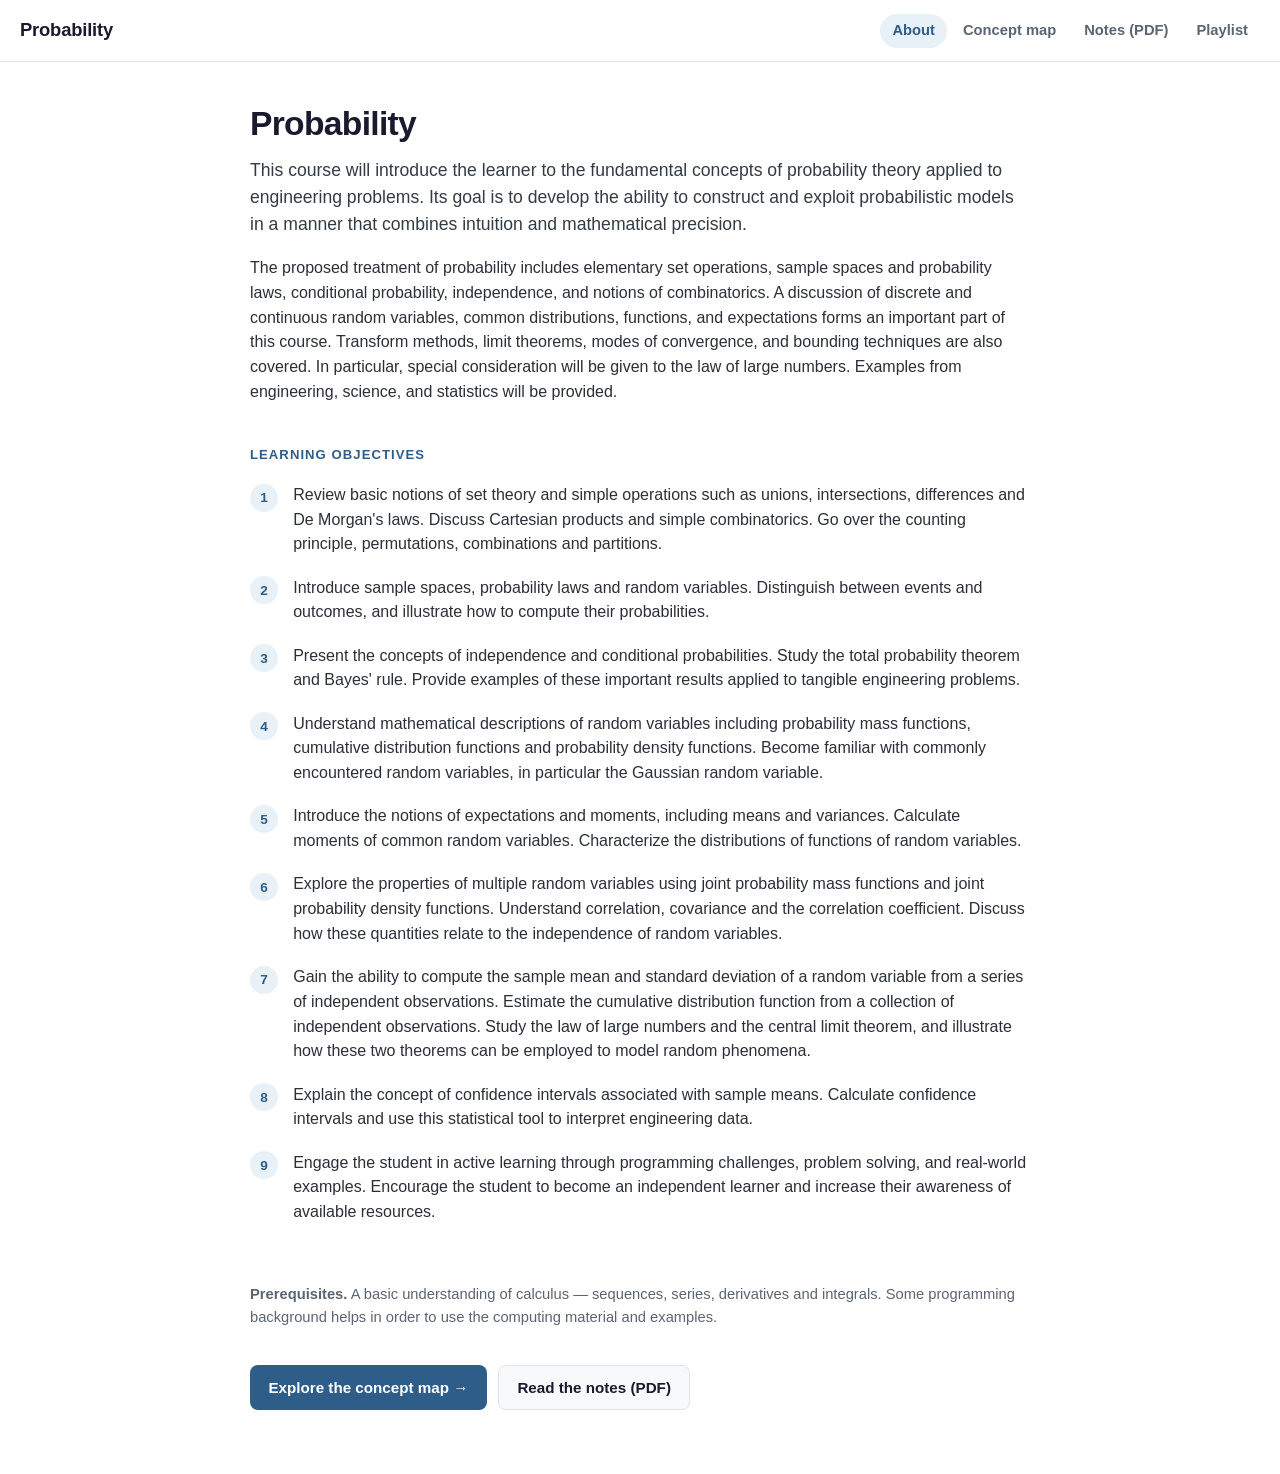
<file: site/index.html>
<!DOCTYPE html>
<html lang="en">
<head>
  <meta charset="utf-8" />
  <meta name="viewport" content="width=device-width, initial-scale=1" />
  <title>Probability</title>
  <link rel="stylesheet" href="style.css" />
</head>
<body class="page-about">
  <header class="nav">
    <a class="brand" href="index.html">Probability</a>
    <div class="links">
      <a href="index.html" aria-current="page">About</a>
      <a href="map.html">Concept map</a>
      <a href="probability.pdf">Notes (PDF)</a>
      <a href="https://www.youtube.com/playlist?list=PLZzFXOuI8eaY">Playlist</a>
    </div>
  </header>

  <main class="wrap">
    <section class="hero">
      <h1>Probability</h1>
      <p class="lead">
        This course will introduce the learner to the fundamental concepts of
        probability theory applied to engineering problems. Its goal is to develop the
        ability to construct and exploit probabilistic models in a manner that combines
        intuition and mathematical precision.
      </p>
      <p class="desc">
        The proposed treatment of probability includes elementary set operations, sample
        spaces and probability laws, conditional probability, independence, and notions
        of combinatorics. A discussion of discrete and continuous random variables,
        common distributions, functions, and expectations forms an important part of
        this course. Transform methods, limit theorems, modes of convergence, and
        bounding techniques are also covered. In particular, special consideration will
        be given to the law of large numbers. Examples from engineering, science, and
        statistics will be provided.
      </p>
    </section>

    <h2 class="section-title">Learning objectives</h2>
    <ol class="objectives">
      <li>Review basic notions of set theory and simple operations such as unions, intersections, differences and De Morgan's laws. Discuss Cartesian products and simple combinatorics. Go over the counting principle, permutations, combinations and partitions.</li>
      <li>Introduce sample spaces, probability laws and random variables. Distinguish between events and outcomes, and illustrate how to compute their probabilities.</li>
      <li>Present the concepts of independence and conditional probabilities. Study the total probability theorem and Bayes' rule. Provide examples of these important results applied to tangible engineering problems.</li>
      <li>Understand mathematical descriptions of random variables including probability mass functions, cumulative distribution functions and probability density functions. Become familiar with commonly encountered random variables, in particular the Gaussian random variable.</li>
      <li>Introduce the notions of expectations and moments, including means and variances. Calculate moments of common random variables. Characterize the distributions of functions of random variables.</li>
      <li>Explore the properties of multiple random variables using joint probability mass functions and joint probability density functions. Understand correlation, covariance and the correlation coefficient. Discuss how these quantities relate to the independence of random variables.</li>
      <li>Gain the ability to compute the sample mean and standard deviation of a random variable from a series of independent observations. Estimate the cumulative distribution function from a collection of independent observations. Study the law of large numbers and the central limit theorem, and illustrate how these two theorems can be employed to model random phenomena.</li>
      <li>Explain the concept of confidence intervals associated with sample means. Calculate confidence intervals and use this statistical tool to interpret engineering data.</li>
      <li>Engage the student in active learning through programming challenges, problem solving, and real-world examples. Encourage the student to become an independent learner and increase their awareness of available resources.</li>
    </ol>

    <p class="prereq">
      <strong>Prerequisites.</strong> A basic understanding of calculus — sequences,
      series, derivatives and integrals. Some programming background helps in order to
      use the computing material and examples.
    </p>

    <div class="cta">
      <a class="primary" href="map.html">Explore the concept map →</a>
      <a class="secondary" href="probability.pdf">Read the notes (PDF)</a>
    </div>
  </main>
</body>
</html>
</file>
<file: site/style.css>
:root {
  --ink: #1a1a2e;
  --muted: #5b6472;
  --accent: #2f5d8a;
  --accent-soft: #e8f0f8;
  --line: #dfe3e8;
  --bg: #ffffff;
  --card: #f7f9fb;
  --chip-intro: #e3f0e6;
  --chip-intro-ink: #2c6b3f;
  --chip-req: #f0eadf;
  --chip-req-ink: #8a6d2f;
}
* { box-sizing: border-box; }
html, body { margin: 0; }
body {
  font-family: -apple-system, BlinkMacSystemFont, "Segoe UI", Roboto, Helvetica, Arial, sans-serif;
  color: var(--ink);
  background: var(--bg);
  line-height: 1.55;
}
a { color: var(--accent); }

/* ---- shared top nav ---- */
.nav {
  display: flex; align-items: center; justify-content: space-between;
  gap: 1rem; flex-wrap: wrap;
  padding: .85rem 1.25rem; border-bottom: 1px solid var(--line);
}
.nav .brand { font-weight: 700; font-size: 1.15rem; color: var(--ink); text-decoration: none; letter-spacing: -0.01em; }
.nav .links { display: flex; gap: .25rem; flex-wrap: wrap; }
.nav .links a {
  padding: .35rem .75rem; border-radius: 999px; text-decoration: none;
  color: var(--muted); font-size: .92rem; font-weight: 550;
}
.nav .links a:hover { background: var(--card); color: var(--ink); }
.nav .links a[aria-current="page"] { background: var(--accent-soft); color: var(--accent); }

/* ---- landing / About page ---- */
.wrap { max-width: 820px; margin: 0 auto; padding: 2.25rem 1.25rem 4rem; }
.hero h1 { font-size: 2.1rem; margin: 0 0 .4rem; letter-spacing: -0.02em; }
.hero .lead { font-size: 1.1rem; color: #333b45; margin: 0 0 1.1rem; }
.hero .desc { margin: 0; color: #2a2f38; }
.section-title {
  font-size: .82rem; text-transform: uppercase; letter-spacing: .08em;
  color: var(--accent); font-weight: 700; margin: 2.5rem 0 1.1rem;
}
.objectives { counter-reset: obj; list-style: none; padding: 0; margin: 0; }
.objectives li { position: relative; padding: 0 0 1.15rem 2.7rem; margin: 0; color: #2a2f38; }
.objectives li::before {
  counter-increment: obj; content: counter(obj);
  position: absolute; left: 0; top: .05rem;
  width: 1.75rem; height: 1.75rem; border-radius: 50%;
  background: var(--accent-soft); color: var(--accent);
  font-weight: 700; font-size: .85rem;
  display: flex; align-items: center; justify-content: center;
}
.cta { display: flex; gap: .7rem; flex-wrap: wrap; margin-top: 2.25rem; }
.cta a {
  display: inline-flex; align-items: center; gap: .4rem;
  padding: .6rem 1.15rem; border-radius: 8px; text-decoration: none;
  font-weight: 600; font-size: .95rem;
}
.cta a.primary { background: var(--accent); color: #fff; }
.cta a.primary:hover { background: #24486b; }
.cta a.secondary { border: 1px solid var(--line); color: var(--ink); background: var(--card); }
.cta a.secondary:hover { border-color: var(--accent); }
.prereq { margin-top: 2.5rem; font-size: .92rem; color: var(--muted); }

/* ---- concept-map page ---- */
body.page-map { display: flex; flex-direction: column; height: 100vh; }
body.page-map main { flex: 1; display: flex; min-height: 0; }
/* position: relative is required — Cytoscape anchors its absolutely positioned
   canvas layers to the nearest positioned ancestor; without it the canvas
   offsets from the container and clicks land in the wrong spot. */
#graph {
  flex: 1 1 62%; min-width: 0; position: relative;
  background: radial-gradient(circle at 1px 1px, #eef1f5 1px, transparent 0) 0 0 / 22px 22px;
}
aside#panel {
  flex: 0 0 34%; max-width: 420px;
  border-left: 1px solid var(--line);
  padding: 1.4rem 1.4rem 2rem; overflow-y: auto; background: var(--bg);
}
@media (max-width: 780px) {
  body.page-map main { flex-direction: column; }
  #graph { flex: none; height: 56vh; }
  aside#panel { flex: none; max-width: none; border-left: none; border-top: 1px solid var(--line); }
}

.panel-hint { color: var(--muted); }
.panel-hint strong { color: var(--ink); }
.detail .order { font-size: .78rem; text-transform: uppercase; letter-spacing: .07em; color: var(--accent); font-weight: 700; }
.detail h2 { font-size: 1.3rem; margin: .25rem 0 .6rem; }
.detail .summary { color: #2a2f38; margin: 0 0 1.1rem; }
.detail h3 { font-size: .8rem; text-transform: uppercase; letter-spacing: .06em; color: var(--muted); margin: 1.1rem 0 .5rem; }
.chips { display: flex; flex-wrap: wrap; gap: .4rem; }
.chip { font-size: .82rem; padding: .2rem .6rem; border-radius: 999px; }
.chip.intro { background: var(--chip-intro); color: var(--chip-intro-ink); }
.chip.req { background: var(--chip-req); color: var(--chip-req-ink); }
.chip.none { background: var(--card); color: var(--muted); }
.detail .read {
  display: inline-block; margin-top: 1.3rem;
  background: var(--accent); color: #fff; text-decoration: none;
  padding: .5rem 1rem; border-radius: 8px; font-weight: 600; font-size: .92rem;
}
.detail .read:hover { background: #24486b; }
.detail ul.videos { list-style: none; padding: 0; margin: .35rem 0 0; }
.detail ul.videos li { margin: 0 0 .4rem; }
.detail ul.videos a { display: inline-flex; align-items: baseline; gap: .5rem; text-decoration: none; font-size: .95rem; color: var(--accent); }
.detail ul.videos a::before { content: "\25B6"; color: #c4302b; font-size: .7rem; }
.detail ul.videos a:hover { text-decoration: underline; }

.loading, .error { padding: 1.4rem; color: var(--muted); }
.error { color: #a3402f; }
</file>
